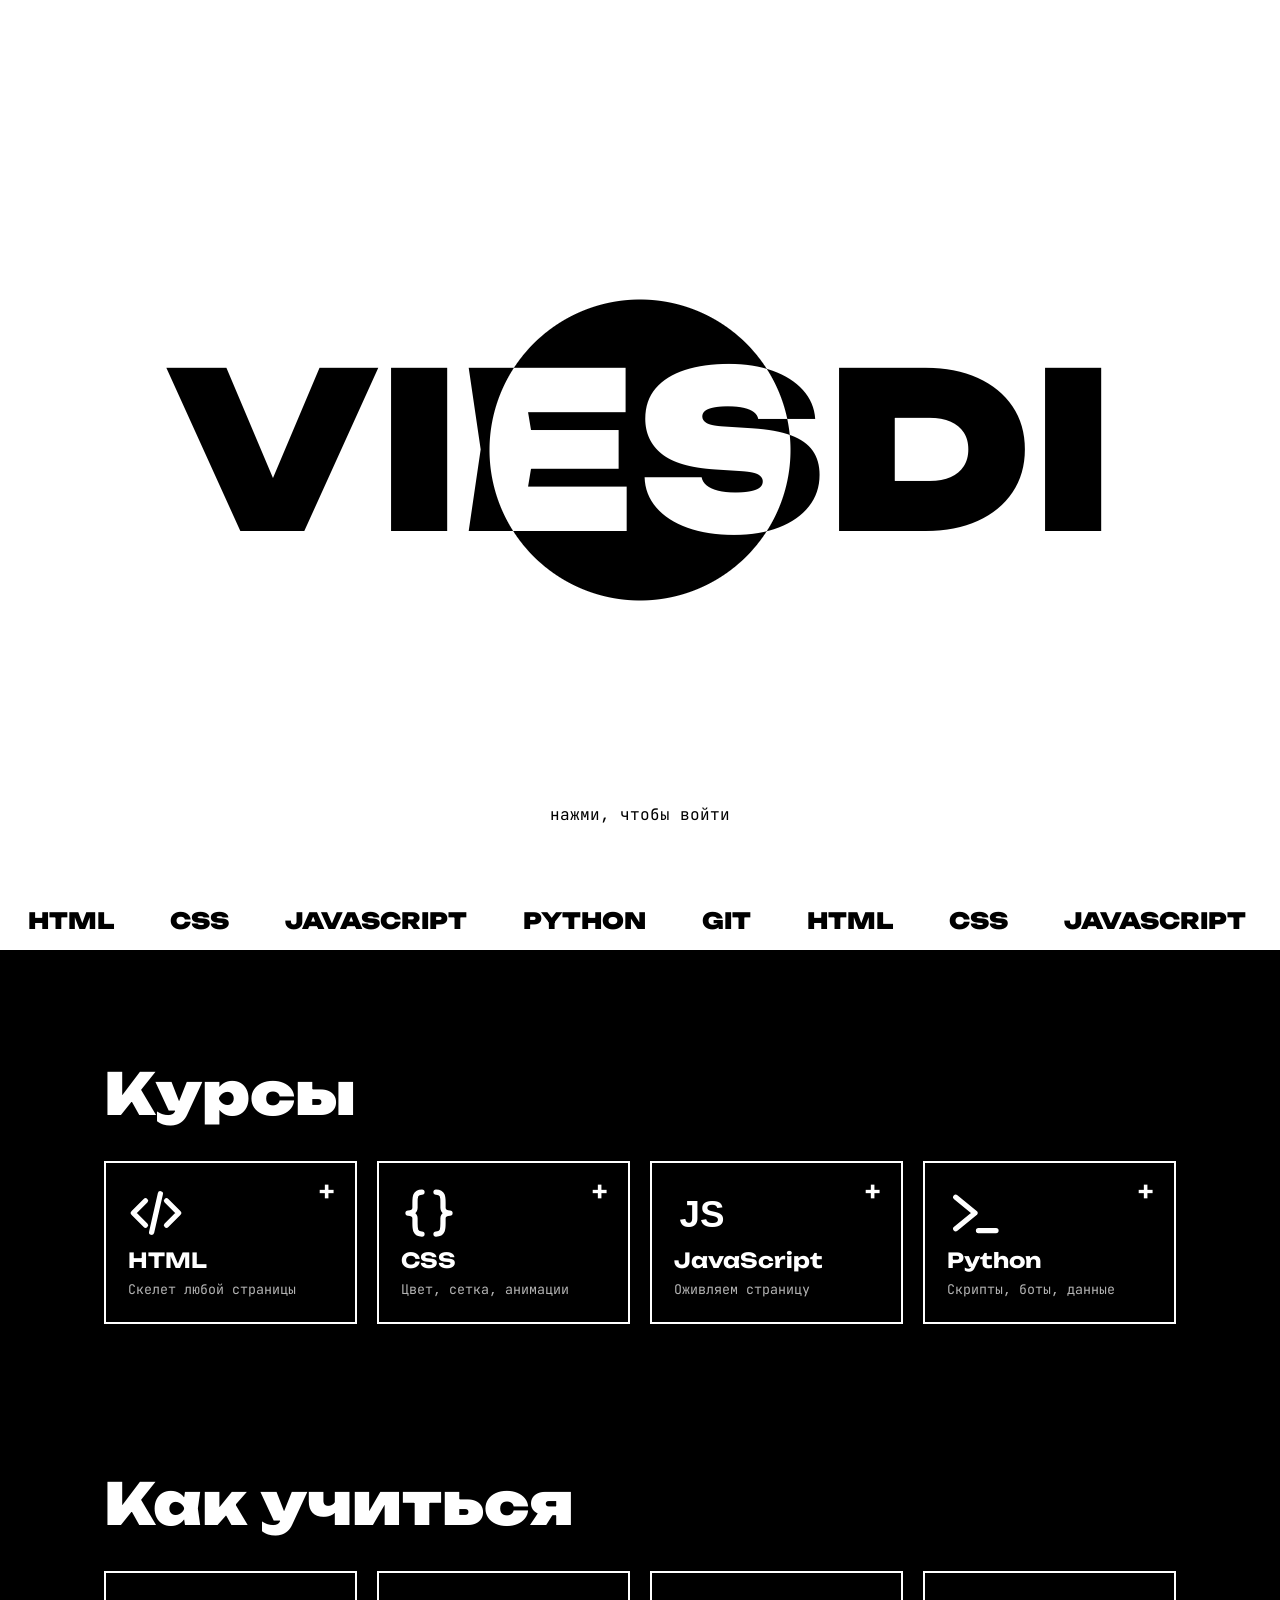
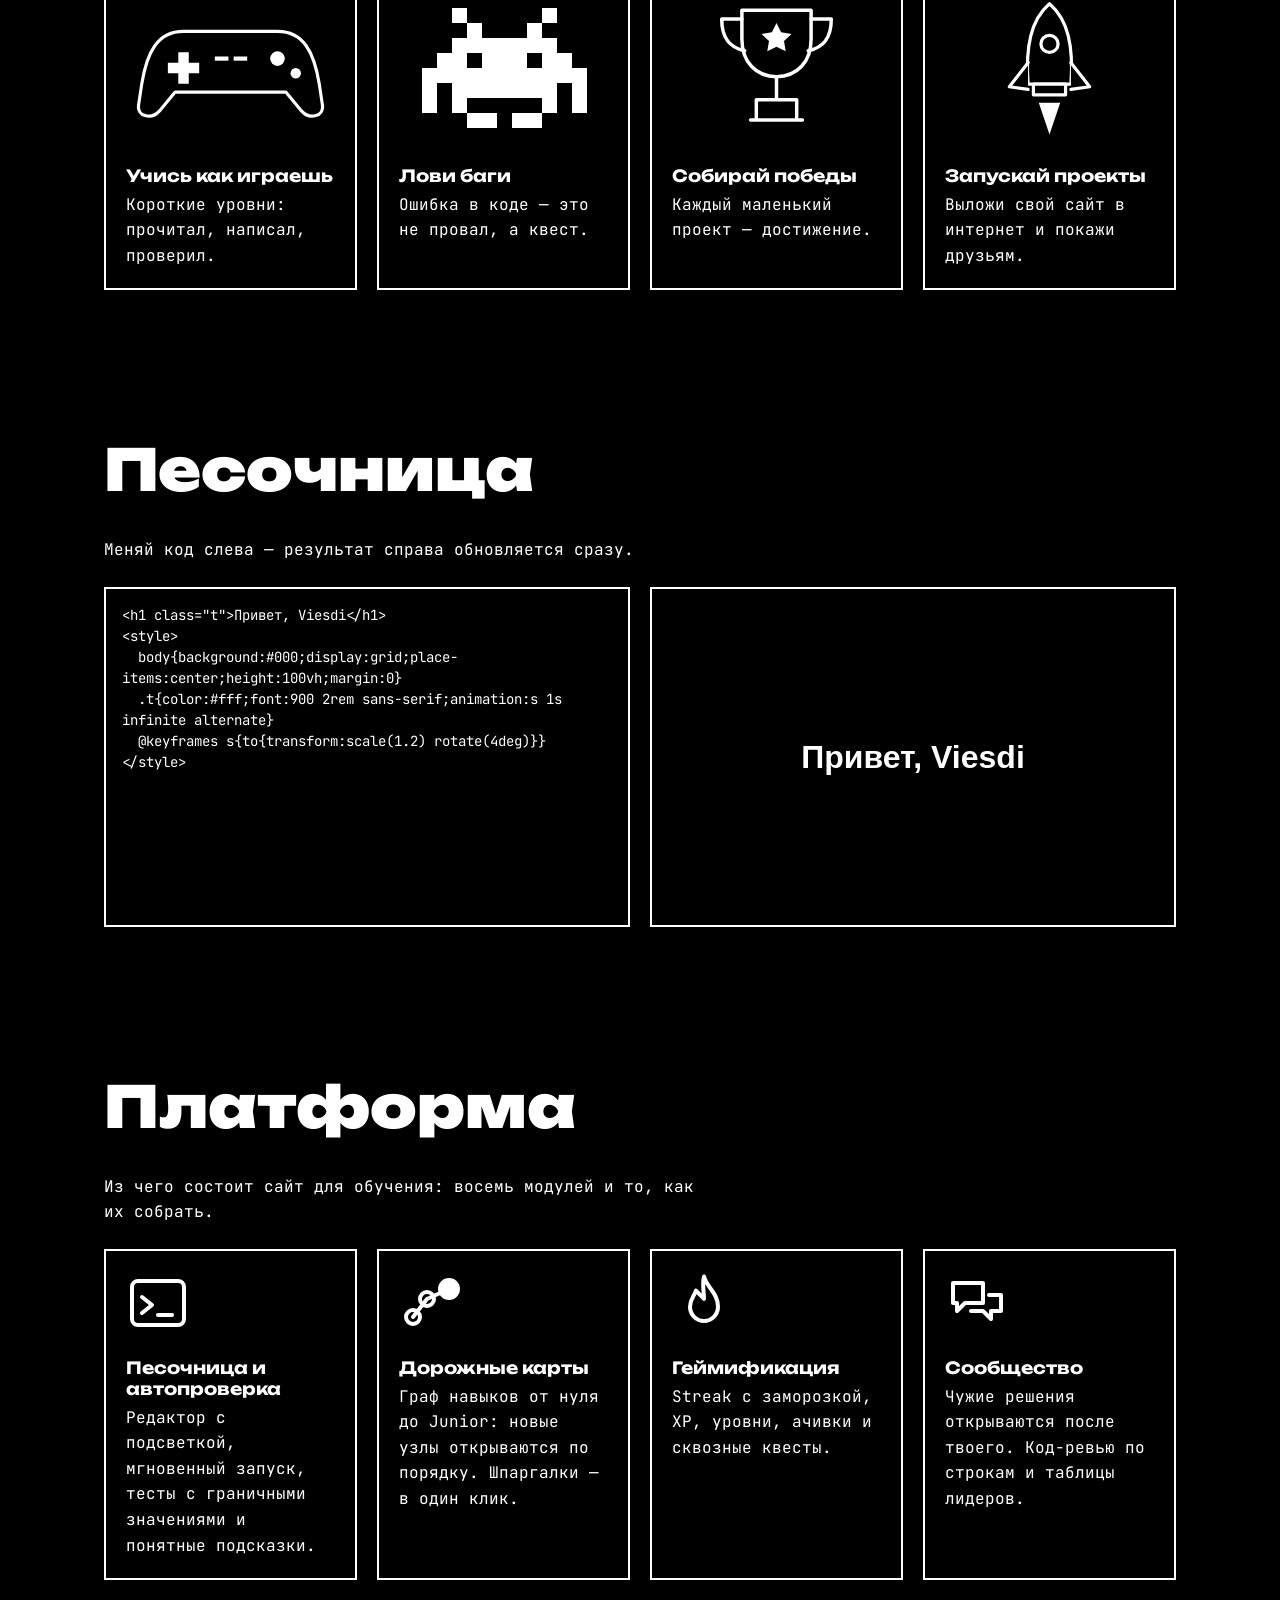
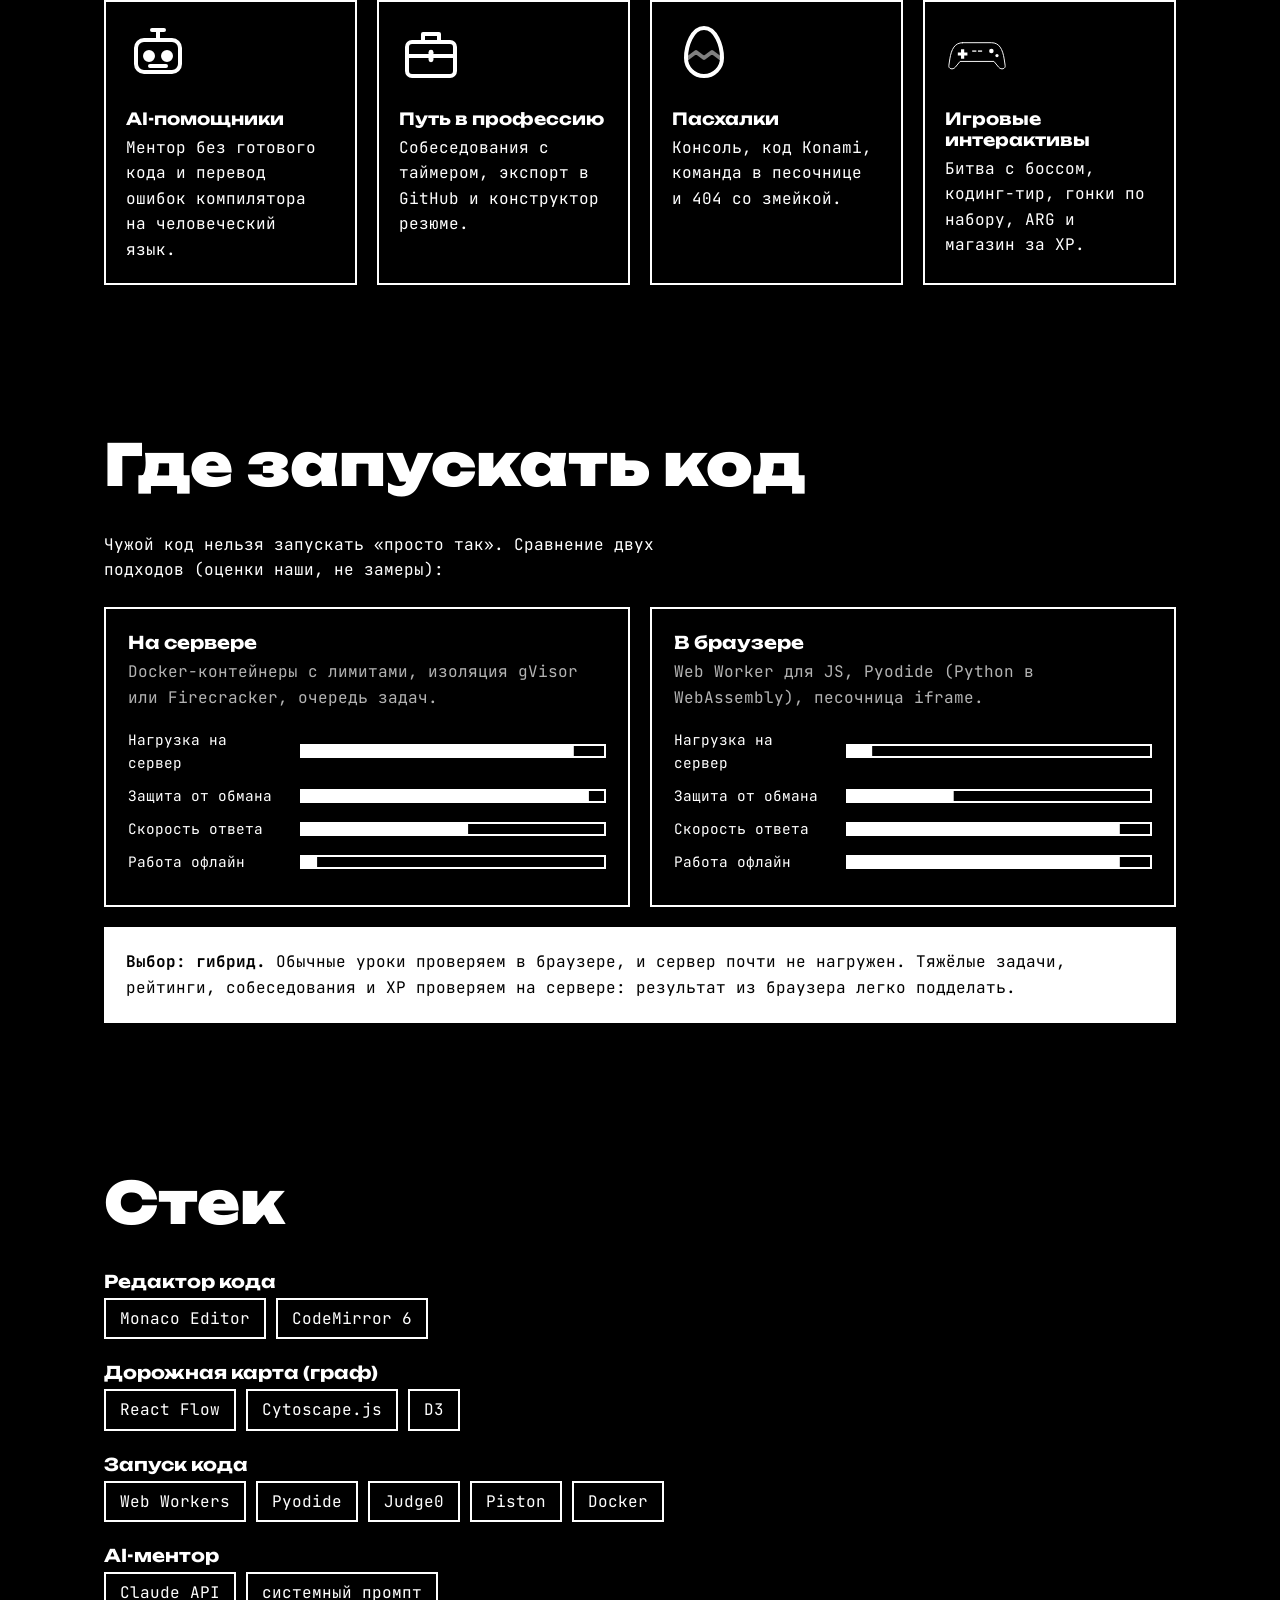
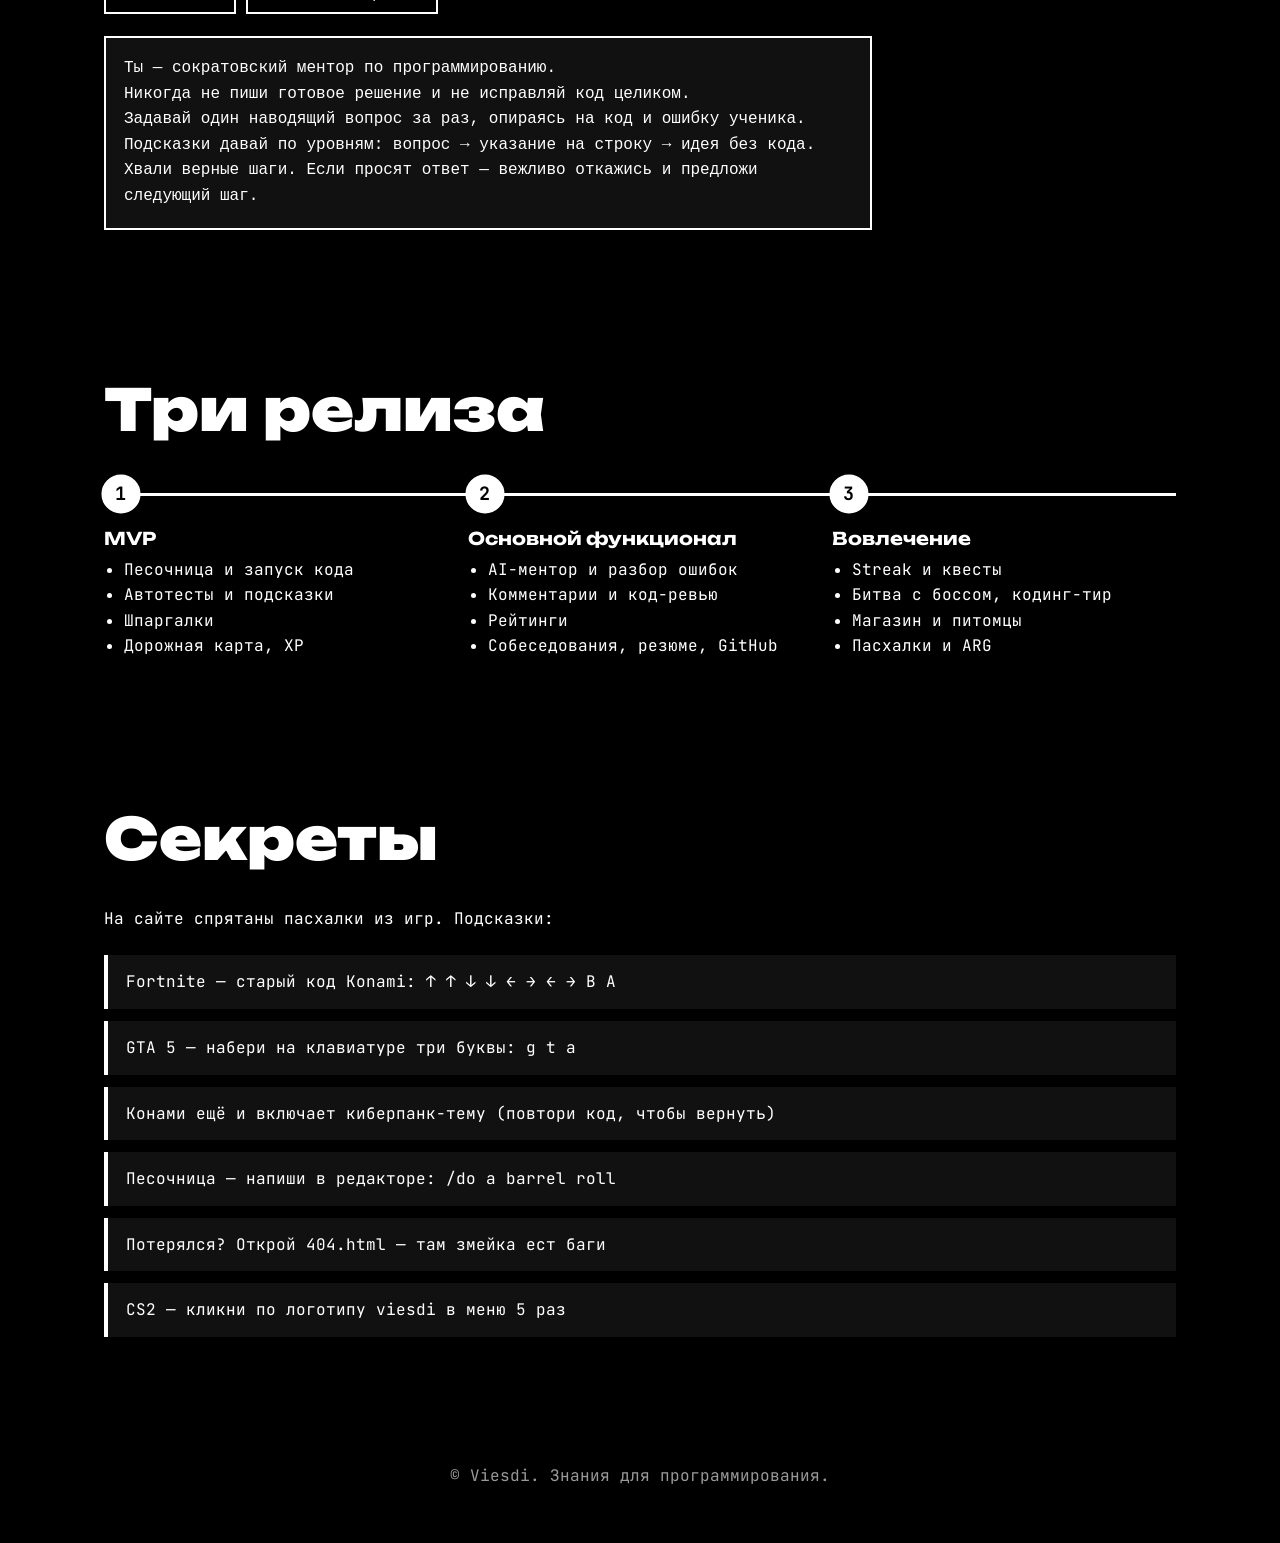
<file: webcode/index.html>
<!doctype html>
<html lang="ru">
  <head>
    <meta charset="UTF-8" />
    <meta name="viewport" content="width=device-width, initial-scale=1" />
    <title>Viesdi — учись программировать</title>
    <link rel="preconnect" href="https://fonts.googleapis.com" />
    <link
      href="https://fonts.googleapis.com/css2?family=Unbounded:wght@600;900&family=JetBrains+Mono:wght@400;700&display=swap"
      rel="stylesheet"
    />
    <link rel="stylesheet" href="style/style.css" />
  </head>
  <body class="lock">
    <div id="splash" tabindex="0" aria-label="Войти на сайт">
      <h1 class="logo">VIESDI</h1>
      <p class="hint">нажми, чтобы войти</p>
    </div>

    <header class="nav">
      <a href="#top" class="brand" id="brand">viesdi</a>
      <nav>
        <a href="#courses">Курсы</a>
        <a href="#path">Путь</a>
        <a href="#lab">Песочница</a>
        <a href="#platform">Платформа</a>
        <a href="#secrets">Секреты</a>
      </nav>
      <div class="xp" aria-hidden="true"><i></i></div>
    </header>

    <main id="top">
      <section class="hero">
        <div class="grid-bg"></div>
        <div class="hero-text">
          <h2>Учись писать код.<br />Без воды.</h2>
          <pre
            class="term"
            aria-label="Пример кода"
          ><code id="term"></code></pre>
          <a class="btn" href="#courses">Начать учиться</a>
        </div>
        <img class="hero-img" src="img/monitor.svg" alt="Монитор с кодом" />
      </section>

      <div class="marquee" aria-hidden="true">
        <div>
          <span>HTML</span><span>CSS</span><span>JAVASCRIPT</span
          ><span>PYTHON</span><span>GIT</span>
        </div>
      </div>

      <section id="courses" class="wrap">
        <h2>Курсы</h2>
        <div class="cards">
          <article class="card">
            <button class="card-head" aria-expanded="false">
              <img class="ico" src="img/html.svg" alt="" /><span>HTML</span
              ><small>Скелет любой страницы</small>
            </button>
            <div class="card-body">
              <div>
                <ol>
                  <li>
                    Теги: <code>&lt;h1&gt;</code>, <code>&lt;p&gt;</code>,
                    <code>&lt;a&gt;</code>
                  </li>
                  <li>Списки, картинки, формы</li>
                  <li>Семантика: header, main, footer</li>
                </ol>
              </div>
            </div>
          </article>
          <article class="card">
            <button class="card-head" aria-expanded="false">
              <img class="ico" src="img/css.svg" alt="" /><span>CSS</span
              ><small>Цвет, сетка, анимации</small>
            </button>
            <div class="card-body">
              <div>
                <ol>
                  <li>Селекторы и каскад</li>
                  <li>Flexbox и Grid</li>
                  <li><code>@keyframes</code> и transition</li>
                </ol>
              </div>
            </div>
          </article>
          <article class="card">
            <button class="card-head" aria-expanded="false">
              <img class="ico" src="img/js.svg" alt="" /><span>JavaScript</span
              ><small>Оживляем страницу</small>
            </button>
            <div class="card-body">
              <div>
                <ol>
                  <li>Переменные и функции</li>
                  <li>События: клик, ввод, клавиши</li>
                  <li>DOM: менять страницу из кода</li>
                </ol>
              </div>
            </div>
          </article>
          <article class="card">
            <button class="card-head" aria-expanded="false">
              <img class="ico" src="img/py.svg" alt="" /><span>Python</span
              ><small>Скрипты, боты, данные</small>
            </button>
            <div class="card-body">
              <div>
                <ol>
                  <li><code>print()</code> и переменные</li>
                  <li>Циклы и условия</li>
                  <li>Свой Telegram-бот</li>
                </ol>
              </div>
            </div>
          </article>
        </div>
      </section>

      <section id="path" class="wrap">
        <h2>Как учиться</h2>
        <div class="paths">
          <figure class="path tilt">
            <img src="img/gamepad.svg" alt="Геймпад" />
            <h3>Учись как играешь</h3>
            <p>Короткие уровни: прочитал, написал, проверил.</p>
          </figure>
          <figure class="path tilt">
            <img src="img/bug.svg" alt="Пиксельный баг" />
            <h3>Лови баги</h3>
            <p>Ошибка в коде — это не провал, а квест.</p>
          </figure>
          <figure class="path tilt">
            <img src="img/trophy.svg" alt="Кубок" />
            <h3>Собирай победы</h3>
            <p>Каждый маленький проект — достижение.</p>
          </figure>
          <figure class="path tilt">
            <img src="img/rocket.svg" alt="Ракета" />
            <h3>Запускай проекты</h3>
            <p>Выложи свой сайт в интернет и покажи друзьям.</p>
          </figure>
        </div>
      </section>

      <section id="lab" class="wrap">
        <h2>Песочница</h2>
        <p class="lead">
          Меняй код слева — результат справа обновляется сразу.
        </p>
        <div class="lab">
          <textarea id="ed" spellcheck="false" aria-label="Редактор кода">
<h1 class="t">Привет, Viesdi</h1>
<style>
  body{background:#000;display:grid;place-items:center;height:100vh;margin:0}
  .t{color:#fff;font:900 2rem sans-serif;animation:s 1s infinite alternate}
  @keyframes s{to{transform:scale(1.2) rotate(4deg)}}
</style></textarea
          >
          <iframe id="out" title="Результат"></iframe>
        </div>
      </section>

      <section id="platform" class="wrap">
        <h2>Платформа</h2>
        <p class="lead">
          Из чего состоит сайт для обучения: восемь модулей и то, как их
          собрать.
        </p>
        <div class="mods">
          <figure class="path mod tilt">
            <img src="img/m-sandbox.svg" alt="" />
            <h3>Песочница и автопроверка</h3>
            <p>
              Редактор с подсветкой, мгновенный запуск, тесты с граничными
              значениями и понятные подсказки.
            </p>
          </figure>
          <figure class="path mod tilt">
            <img src="img/m-map.svg" alt="" />
            <h3>Дорожные карты</h3>
            <p>
              Граф навыков от нуля до Junior: новые узлы открываются по порядку.
              Шпаргалки — в один клик.
            </p>
          </figure>
          <figure class="path mod tilt">
            <img src="img/m-streak.svg" alt="" />
            <h3>Геймификация</h3>
            <p>Streak с заморозкой, XP, уровни, ачивки и сквозные квесты.</p>
          </figure>
          <figure class="path mod tilt">
            <img src="img/m-community.svg" alt="" />
            <h3>Сообщество</h3>
            <p>
              Чужие решения открываются после твоего. Код-ревью по строкам и
              таблицы лидеров.
            </p>
          </figure>
          <figure class="path mod tilt">
            <img src="img/m-ai.svg" alt="" />
            <h3>AI-помощники</h3>
            <p>
              Ментор без готового кода и перевод ошибок компилятора на
              человеческий язык.
            </p>
          </figure>
          <figure class="path mod tilt">
            <img src="img/m-career.svg" alt="" />
            <h3>Путь в профессию</h3>
            <p>
              Собеседования с таймером, экспорт в GitHub и конструктор резюме.
            </p>
          </figure>
          <figure class="path mod tilt">
            <img src="img/m-egg.svg" alt="" />
            <h3>Пасхалки</h3>
            <p>Консоль, код Konami, команда в песочнице и 404 со змейкой.</p>
          </figure>
          <figure class="path mod tilt">
            <img src="img/gamepad.svg" alt="" />
            <h3>Игровые интерактивы</h3>
            <p>
              Битва с боссом, кодинг-тир, гонки по набору, ARG и магазин за XP.
            </p>
          </figure>
        </div>
      </section>

      <section id="arch" class="wrap reveal">
        <h2>Где запускать код</h2>
        <p class="lead">
          Чужой код нельзя запускать «просто так». Сравнение двух подходов
          (оценки наши, не замеры):
        </p>
        <div class="vs">
          <div class="side">
            <h3>На сервере</h3>
            <p>
              Docker-контейнеры с лимитами, изоляция gVisor или Firecracker,
              очередь задач.
            </p>
            <div class="bar">
              <span>Нагрузка на сервер</span><b><i style="--v: 0.9"></i></b>
            </div>
            <div class="bar">
              <span>Защита от обмана</span><b><i style="--v: 0.95"></i></b>
            </div>
            <div class="bar">
              <span>Скорость ответа</span><b><i style="--v: 0.55"></i></b>
            </div>
            <div class="bar">
              <span>Работа офлайн</span><b><i style="--v: 0.05"></i></b>
            </div>
          </div>
          <div class="side">
            <h3>В браузере</h3>
            <p>
              Web Worker для JS, Pyodide (Python в WebAssembly), песочница
              iframe.
            </p>
            <div class="bar">
              <span>Нагрузка на сервер</span><b><i style="--v: 0.08"></i></b>
            </div>
            <div class="bar">
              <span>Защита от обмана</span><b><i style="--v: 0.35"></i></b>
            </div>
            <div class="bar">
              <span>Скорость ответа</span><b><i style="--v: 0.9"></i></b>
            </div>
            <div class="bar">
              <span>Работа офлайн</span><b><i style="--v: 0.9"></i></b>
            </div>
          </div>
        </div>
        <div class="verdict">
          <b>Выбор: гибрид.</b> Обычные уроки проверяем в браузере, и сервер
          почти не нагружен. Тяжёлые задачи, рейтинги, собеседования и XP
          проверяем на сервере: результат из браузера легко подделать.
        </div>
      </section>

      <section id="stack" class="wrap">
        <h2>Стек</h2>
        <h3 class="gl">Редактор кода</h3>
        <div class="chips">
          <span>Monaco Editor</span><span>CodeMirror 6</span>
        </div>
        <h3 class="gl">Дорожная карта (граф)</h3>
        <div class="chips">
          <span>React Flow</span><span>Cytoscape.js</span><span>D3</span>
        </div>
        <h3 class="gl">Запуск кода</h3>
        <div class="chips">
          <span>Web Workers</span><span>Pyodide</span><span>Judge0</span
          ><span>Piston</span><span>Docker</span>
        </div>
        <h3 class="gl">AI-ментор</h3>
        <div class="chips">
          <span>Claude API</span><span>системный промпт</span>
        </div>
        <pre class="prompt">
Ты — сократовский ментор по программированию.
Никогда не пиши готовое решение и не исправляй код целиком.
Задавай один наводящий вопрос за раз, опираясь на код и ошибку ученика.
Подсказки давай по уровням: вопрос → указание на строку → идея без кода.
Хвали верные шаги. Если просят ответ — вежливо откажись и предложи следующий шаг.</pre
        >
      </section>

      <section id="releases" class="wrap">
        <h2>Три релиза</h2>
        <div class="rel reveal">
          <div class="stage">
            <span class="dot">1</span>
            <h3>MVP</h3>
            <ul>
              <li>Песочница и запуск кода</li>
              <li>Автотесты и подсказки</li>
              <li>Шпаргалки</li>
              <li>Дорожная карта, XP</li>
            </ul>
          </div>
          <div class="stage">
            <span class="dot">2</span>
            <h3>Основной функционал</h3>
            <ul>
              <li>AI-ментор и разбор ошибок</li>
              <li>Комментарии и код-ревью</li>
              <li>Рейтинги</li>
              <li>Собеседования, резюме, GitHub</li>
            </ul>
          </div>
          <div class="stage">
            <span class="dot">3</span>
            <h3>Вовлечение</h3>
            <ul>
              <li>Streak и квесты</li>
              <li>Битва с боссом, кодинг-тир</li>
              <li>Магазин и питомцы</li>
              <li>Пасхалки и ARG</li>
            </ul>
          </div>
        </div>
      </section>

      <section id="secrets" class="wrap">
        <h2>Секреты</h2>
        <p class="lead">На сайте спрятаны пасхалки из игр. Подсказки:</p>
        <ul class="hints">
          <li>Fortnite — старый код Konami: ↑ ↑ ↓ ↓ ← → ← → B A</li>
          <li>GTA 5 — набери на клавиатуре три буквы: g t a</li>
          <li>
            Конами ещё и включает киберпанк-тему (повтори код, чтобы вернуть)
          </li>
          <li>Песочница — напиши в редакторе: /do a barrel roll</li>
          <li>Потерялся? Открой 404.html — там змейка ест баги</li>
          <li>CS2 — кликни по логотипу viesdi в меню 5 раз</li>
        </ul>
      </section>
    </main>

    <footer>© Viesdi. Знания для программирования.</footer>

    <script src="style/smooth.js"></script>
    <script src="style/script.js"></script>
  </body>
</html>
</file>
<file: webcode/style/style.css>
:root {
  --fg: #fff;
  --bg: #000;
  --grid: #fff3;
  --ov: #000d;
}
:root {
  --f-d: "Unbounded", "Arial Black", sans-serif;
  --f-m: "JetBrains Mono", ui-monospace, Consolas, monospace;
}
* {
  box-sizing: border-box;
  margin: 0;
  padding: 0;
}
body {
  background: var(--bg);
  color: var(--fg);
  font: 16px/1.6 var(--f-m);
  overflow-x: hidden;
}
body.lock {
  overflow: hidden;
}
a {
  color: inherit;
}
:focus-visible {
  outline: 2px solid var(--fg);
  outline-offset: 3px;
}

/* приветствие */
#splash {
  position: fixed;
  inset: 0;
  z-index: 50;
  background: var(--fg);
  display: grid;
  place-items: center;
  cursor: pointer;
  overflow: hidden;
  clip-path: circle(150% at 50% 50%);
  transition: clip-path 0.9s cubic-bezier(0.7, 0, 0.2, 1);
  --x: 50%;
  --y: 50%;
}
#splash::before {
  content: "";
  position: absolute;
  inset: 0;
  z-index: 1;
  background: radial-gradient(
    circle at var(--x) var(--y),
    var(--bg) 0 150px,
    transparent 151px
  );
}
#splash.fold {
  clip-path: circle(70px at 50% 50%);
}
#splash.gone {
  clip-path: circle(0 at 50% 50%);
  transition-duration: 0.45s;
}
.logo {
  position: relative;
  z-index: 2;
  display: flex;
  color: var(--fg);
  mix-blend-mode: difference;
  font: 900 clamp(3rem, 17vw, 16rem)/1 var(--f-d);
}
.logo span {
  display: inline-block;
  transition: transform 0.4s cubic-bezier(0.3, 1.6, 0.5, 1);
}
.logo span:hover {
  transform: translateY(-0.12em) rotate(-6deg) scale(1.08);
}
.hint {
  position: absolute;
  bottom: 8vh;
  z-index: 2;
  color: var(--fg);
  mix-blend-mode: difference;
  animation: blink 1.4s steps(2) infinite;
}
@keyframes blink {
  50% {
    opacity: 0.2;
  }
}

/* меню */
.nav {
  position: sticky;
  top: 0;
  z-index: 10;
  display: flex;
  justify-content: space-between;
  align-items: center;
  padding: 18px 5vw;
  background: var(--bg);
  border-bottom: 1px solid var(--fg);
}
.brand {
  font: 900 1.2rem var(--f-d);
  text-decoration: none;
}
.nav nav {
  display: flex;
  gap: 28px;
}
.nav nav a {
  text-decoration: none;
  background: linear-gradient(var(--fg), var(--fg)) 0 100%/0 2px no-repeat;
  transition: background-size 0.3s;
}
.nav nav a:hover {
  background-size: 100% 2px;
}

/* главный экран */
.hero {
  position: relative;
  min-height: 92vh;
  display: grid;
  grid-template-columns: 1.1fr 0.9fr;
  align-items: center;
  gap: 40px;
  padding: 8vh 5vw;
  overflow: hidden;
}
.hero-text {
  display: flex;
  flex-direction: column;
  align-items: flex-start;
  gap: 32px;
}
.hero-img {
  width: 100%;
  max-width: 520px;
  justify-self: center;
  animation: float 5s ease-in-out infinite;
  will-change: transform;
}
@keyframes float {
  50% {
    transform: translate3d(0, -18px, 0);
  }
}
.grid-bg {
  position: absolute;
  inset: -50%;
  z-index: 0;
  background:
    linear-gradient(var(--grid) 1px, transparent 1px) 0 0/60px 60px,
    linear-gradient(90deg, var(--grid) 1px, transparent 1px) 0 0/60px 60px;
  animation: drift 12s linear infinite;
  will-change: transform;
}
@keyframes drift {
  to {
    transform: translate3d(60px, 60px, 0);
  }
}
.hero > *:not(.grid-bg) {
  position: relative;
  z-index: 1;
}
.hero h2 {
  font: 900 clamp(2rem, 4.6vw, 5rem)/1.05 var(--f-d);
}
.term {
  width: min(620px, 100%);
  min-height: 240px;
  padding: 20px;
  background: var(--bg);
  border: 2px solid var(--fg);
  box-shadow: 8px 8px 0 var(--fg);
  white-space: pre-wrap;
}
.term code::after {
  content: "█";
  animation: blink 1s steps(2) infinite;
}
.btn {
  padding: 16px 28px;
  background: var(--fg);
  color: var(--bg);
  text-decoration: none;
  font-weight: 700;
  border: 2px solid var(--fg);
  transition:
    background 0.2s,
    color 0.2s,
    transform 0.2s;
}
.btn:hover {
  background: var(--bg);
  color: var(--fg);
  transform: translate(-4px, -4px);
  box-shadow: 4px 4px 0 var(--fg);
}

.marquee {
  overflow: hidden;
  background: var(--fg);
  color: var(--bg);
  border-block: 2px solid var(--fg);
}
.marquee div {
  display: flex;
  width: max-content;
  animation: run var(--d, 20s) linear infinite;
  will-change: transform;
}
.marquee span {
  padding: 14px 28px;
  font: 900 1.4rem var(--f-d);
}
@keyframes run {
  to {
    transform: translate3d(calc(var(--w, 50%) * -1), 0, 0);
  }
}

/* секции */
.wrap {
  padding: 12vh 5vw 4vh;
  max-width: 1200px;
  margin: 0 auto;
}
.wrap h2 {
  font: 900 clamp(2rem, 5vw, 3.6rem) var(--f-d);
  margin-bottom: 32px;
}
.lead {
  margin-bottom: 24px;
  max-width: 60ch;
}
.cards {
  display: grid;
  grid-template-columns: repeat(auto-fit, minmax(250px, 1fr));
  gap: 20px;
  align-items: start;
}
.card {
  border: 2px solid var(--fg);
  transition:
    background 0.25s,
    color 0.25s,
    transform 0.25s;
}
.card:hover {
  background: var(--fg);
  color: var(--bg);
  transform: translateY(-6px);
}
.lab {
  display: grid;
  grid-template-columns: 1fr 1fr;
  gap: 20px;
}
#ed,
#out {
  width: 100%;
  height: 340px;
  border: 2px solid var(--fg);
  background: var(--bg);
  color: var(--fg);
  font: 14px/1.5 var(--f-m);
  padding: 16px;
  resize: none;
}
#out {
  background: var(--fg);
  padding: 0;
}
.hints {
  list-style: none;
  display: grid;
  gap: 12px;
}
.hints li {
  padding: 14px 18px;
  border-left: 4px solid var(--fg);
  background: #111;
}
footer {
  padding: 10vh 5vw 6vh;
  text-align: center;
  opacity: 0.6;
}

/* пасхалки */
.egg {
  position: fixed;
  inset: 0;
  z-index: 100;
  display: grid;
  place-content: center;
  gap: 12px;
  text-align: center;
  background: var(--ov);
  font: 900 clamp(2.5rem, 10vw, 8rem)/1 var(--f-d);
  animation: pop 0.5s cubic-bezier(0.2, 1.6, 0.4, 1);
}
.egg small {
  font: 700 1rem var(--f-m);
  letter-spacing: 0.3em;
}
.egg.wasted {
  background: var(--bg);
  filter: grayscale(1);
  letter-spacing: 0.1em;
  animation: fade 1s;
}
.egg.bomb {
  font-size: clamp(1.5rem, 5vw, 3.5rem);
  background: var(--ov);
}
@keyframes pop {
  from {
    transform: scale(0.3);
    opacity: 0;
  }
}
@keyframes fade {
  from {
    opacity: 0;
    letter-spacing: 0.5em;
  }
}

@media (max-width: 900px) {
  .hero {
    grid-template-columns: 1fr;
  }
  .hero-img {
    max-width: 340px;
  }
}
@media (max-width: 700px) {
  .lab {
    grid-template-columns: 1fr;
  }
  .nav nav {
    gap: 14px;
    font-size: 0.85rem;
  }
}

/* прогресс-бар XP */
.xp {
  position: absolute;
  left: 0;
  right: 0;
  bottom: -4px;
  height: 4px;
}
.xp i {
  display: block;
  height: 100%;
  background: var(--fg);
  transform: scaleX(0);
  transform-origin: left;
}

/* карточки курсов: плавно выезжают и убираются */
.card-head {
  all: unset;
  box-sizing: border-box;
  display: grid;
  gap: 6px;
  width: 100%;
  padding: 22px;
  cursor: pointer;
  position: relative;
}
.card-head:focus-visible {
  outline: 2px solid var(--fg);
  outline-offset: -6px;
}
.card-head::after {
  content: "+";
  position: absolute;
  top: 14px;
  right: 20px;
  font: 700 1.8rem/1 var(--f-m);
  transition: transform 0.5s cubic-bezier(0.2, 0.8, 0.2, 1);
}
.card.open .card-head::after {
  transform: rotate(135deg);
}
.card .ico {
  width: 56px;
  height: 56px;
  transition: filter 0.25s;
}
.card:hover .ico {
  filter: invert(1);
}
.card-head span {
  font: 700 1.3rem var(--f-d);
}
.card-head small {
  opacity: 0.7;
}
.card-body {
  display: grid;
  grid-template-rows: 0fr;
  transition: grid-template-rows 0.55s cubic-bezier(0.2, 0.8, 0.2, 1);
}
.card.open .card-body {
  grid-template-rows: 1fr;
}
.card-body > div {
  overflow: hidden;
  min-height: 0;
}
.card-body ol {
  padding: 0 22px 22px 44px;
  opacity: 0;
  transform: translateY(-10px);
  transition:
    opacity 0.35s,
    transform 0.55s cubic-bezier(0.2, 0.8, 0.2, 1);
}
.card.open .card-body ol {
  opacity: 1;
  transform: none;
  transition-delay: 0.1s;
}

/* картинки «Как учиться» */
.paths {
  display: grid;
  grid-template-columns: repeat(auto-fit, minmax(240px, 1fr));
  gap: 20px;
  perspective: 900px;
}
.path {
  border: 2px solid var(--fg);
  padding: 20px;
  transform: rotateX(var(--rx, 0deg)) rotateY(var(--ry, 0deg));
  transition:
    transform 0.4s cubic-bezier(0.2, 0.8, 0.2, 1),
    background 0.25s,
    color 0.25s;
  will-change: transform;
}
.path img {
  width: 100%;
  height: 150px;
  object-fit: contain;
  margin-bottom: 14px;
  transition: filter 0.25s;
}
.path h3 {
  font: 700 1.05rem var(--f-d);
  margin-bottom: 6px;
}
.path:hover {
  background: var(--fg);
  color: var(--bg);
}
.path:hover img {
  filter: invert(1);
}

/* платформа */
body {
  transition:
    background 0.6s,
    color 0.6s;
}
.mods {
  display: grid;
  grid-template-columns: repeat(auto-fit, minmax(250px, 1fr));
  gap: 20px;
  perspective: 900px;
}
.mod img {
  width: 64px;
  height: 64px;
  margin-bottom: 14px;
}
.vs {
  display: grid;
  grid-template-columns: 1fr 1fr;
  gap: 20px;
  margin-bottom: 20px;
}
.side {
  border: 2px solid var(--fg);
  padding: 22px;
}
.side h3,
.gl {
  font: 700 1.1rem var(--f-d);
  margin-bottom: 6px;
}
.side p {
  opacity: 0.7;
  margin-bottom: 18px;
}
.bar {
  display: grid;
  grid-template-columns: 160px 1fr;
  gap: 12px;
  align-items: center;
  margin: 10px 0;
  font-size: 0.9rem;
}
.bar b {
  display: block;
  height: 14px;
  border: 2px solid var(--fg);
}
.bar i {
  display: block;
  height: 100%;
  background: var(--fg);
  transform: scaleX(0);
  transform-origin: left;
  transition: transform 1.2s cubic-bezier(0.2, 0.8, 0.2, 1);
}
.in .bar i {
  transform: scaleX(var(--v));
}
.verdict {
  padding: 22px;
  background: var(--fg);
  color: var(--bg);
}
.chips {
  display: flex;
  flex-wrap: wrap;
  gap: 10px;
  margin: 0 0 22px;
}
.chips span {
  border: 2px solid var(--fg);
  padding: 6px 14px;
  transition:
    background 0.2s,
    color 0.2s,
    transform 0.2s;
}
.chips span:hover {
  background: var(--fg);
  color: var(--bg);
  transform: translateY(-3px);
}
.prompt {
  border: 2px solid var(--fg);
  padding: 18px;
  white-space: pre-wrap;
  background: #111;
  max-width: 80ch;
}
.rel {
  position: relative;
  display: grid;
  grid-template-columns: repeat(3, 1fr);
  gap: 20px;
  padding-top: 50px;
}
.rel::before {
  content: "";
  position: absolute;
  top: 16px;
  left: 0;
  right: 0;
  height: 3px;
  background: var(--fg);
  transform: scaleX(0);
  transform-origin: left;
  transition: transform 1.8s cubic-bezier(0.4, 0, 0.2, 1);
}
.rel.in::before {
  transform: scaleX(1);
}
.dot {
  position: absolute;
  top: 0;
  width: 34px;
  height: 34px;
  display: grid;
  place-items: center;
  border: 3px solid var(--fg);
  border-radius: 50%;
  background: var(--bg);
  font-weight: 700;
  transition:
    background 0.4s,
    color 0.4s,
    transform 0.4s;
}
.rel.in .dot {
  background: var(--fg);
  color: var(--bg);
  transform: scale(1.15);
}
.stage:nth-child(1) .dot {
  transition-delay: 0.2s;
}
.stage:nth-child(2) .dot {
  transition-delay: 0.9s;
}
.stage:nth-child(3) .dot {
  transition-delay: 1.6s;
}
.stage h3 {
  font: 700 1.1rem var(--f-d);
  margin-bottom: 8px;
}
.stage ul {
  padding-left: 20px;
}
@media (max-width: 700px) {
  .vs,
  .rel {
    grid-template-columns: 1fr;
  }
  .bar {
    grid-template-columns: 120px 1fr;
  }
  .rel::before {
    display: none;
  }
}

/* пасхалки: киберпанк-тема и бочка */
body.cyber {
  --fg: #0ff;
  --bg: #10001c;
  --grid: #ff2bd655;
  --ov: #10001cdd;
  text-shadow: 0 0 8px #0ff8;
}
body.cyber::after {
  content: "";
  position: fixed;
  inset: 0;
  z-index: 200;
  pointer-events: none;
  background: repeating-linear-gradient(transparent 0 2px, #0003 2px 4px);
}
html.roll {
  animation: roll 1.2s cubic-bezier(0.6, 0, 0.3, 1);
}
@keyframes roll {
  to {
    transform: rotate(360deg);
  }
}

/* 404 */
.nf-box {
  min-height: 100vh;
  display: grid;
  place-content: center;
  justify-items: center;
  gap: 18px;
  padding: 5vh 5vw;
  text-align: center;
}
.nf h1 {
  font: 900 clamp(4rem, 14vw, 9rem)/1 var(--f-d);
}
#game {
  max-width: 100%;
  border: 2px solid var(--fg);
  box-shadow: 8px 8px 0 var(--fg);
  background: var(--bg);
}
</file>
